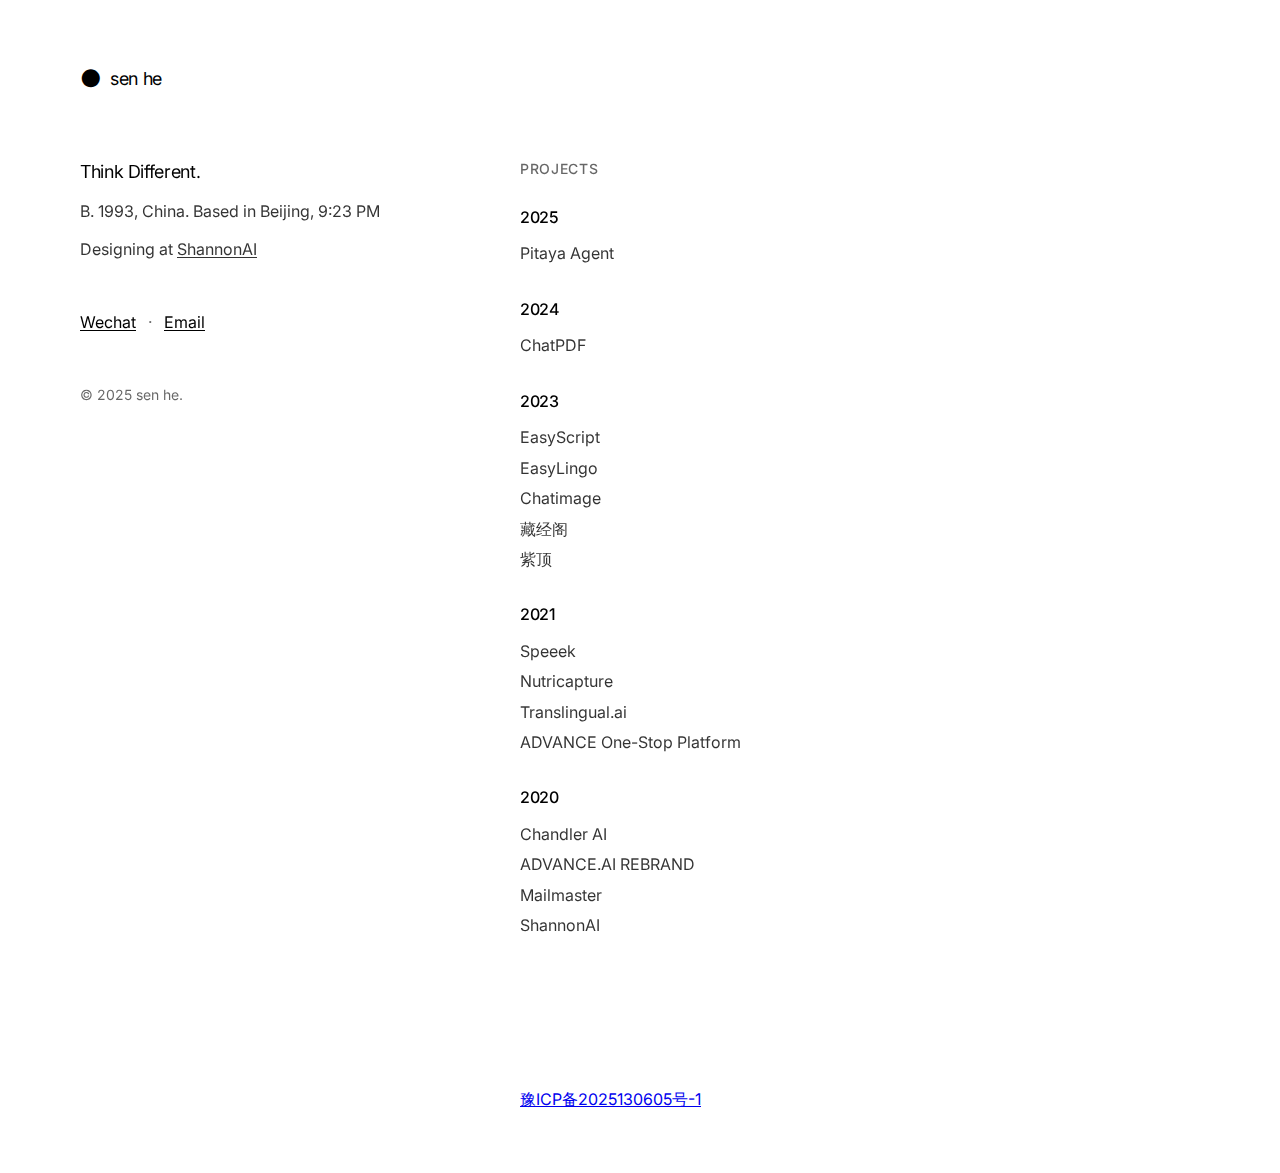
<file: index.html>
<!DOCTYPE html>
<html lang="en">
<head>
    <meta charset="UTF-8">
    <meta name="viewport" content="width=device-width, initial-scale=1.0">
    <title>Sen He</title>
    <link rel="stylesheet" href="styles/main.css">
    <link rel="preconnect" href="https://fonts.googleapis.com">
    <link rel="preconnect" href="https://fonts.gstatic.com" crossorigin>
    <link href="https://fonts.googleapis.com/css2?family=Inter:wght@300;400;500;600&display=swap" rel="stylesheet">
</head>
<body>
    <div class="container">
        <header class="header">
            <div class="logo">
                <span class="bullet">●</span>
                <span class="name">sen he</span>
            </div>
        </header>

        <main class="main">
            <!-- Left Column -->
            <div class="left-column">
                <div class="intro">
                    <h1 class="tagline">Think Different.</h1>
                    <p class="bio">B. 1993, China. Based in Beijing, <span id="beijing-time">6:55 AM</span></p>
                    <p class="current">Designing at <a href="#" class="company-link">ShannonAI</a></p>
                </div>

                <nav class="social-links">
                    <a href="#" class="link wechat-link" data-tooltip="Wechat: HSXSEN">Wechat</a>
                    <span class="separator">·</span>
                    <a href="#" class="link email-link" data-tooltip="email: 1044159530@qq.com">Email</a>
                </nav>

                <div class="copyright">
                    <p>© 2025 sen he.</p>
                </div>
            </div>

            <!-- Right Column -->
            <div class="right-column">
                <section class="projects-section">
                    <h2 class="section-title">Projects</h2>
                    <div class="projects">
                        <div class="project-group">
                            <div class="year">2025</div>
                            <div class="project-item">Pitaya Agent</div>
                        </div>

                        <div class="project-group">
                            <div class="year">2024</div>
                            <div class="project-item">ChatPDF</div>
                        </div>

                        <div class="project-group">
                            <div class="year">2023</div>
                            <div class="project-item">EasyScript</div>
                            <div class="project-item">EasyLingo</div>
                            <div class="project-item">Chatimage</div>
                            <div class="project-item">藏经阁</div>
                            <div class="project-item">紫顶</div>
                        </div>

                        <div class="project-group">
                            <div class="year">2021</div>
                            <div class="project-item">Speeek</div>
                            <div class="project-item">Nutricapture</div>
                            <div class="project-item">Translingual.ai</div>
                            <div class="project-item">ADVANCE One-Stop Platform</div>
                        </div>

                        <div class="project-group">
                            <div class="year">2020</div>
                            <div class="project-item">Chandler AI</div>
                            <div class="project-item">ADVANCE.AI REBRAND</div>
                            <div class="project-item">Mailmaster</div>
                            <div class="project-item">ShannonAI</div>
                        </div>

                        <div class="project-group special-project">
                            <div class="project-item standalone">2023 imToken Rebrand</div>
                        </div>
                    </div>
                </section>

                <div class="icp-info">
                    <p><a href="https://beian.miit.gov.cn/" target="_blank" class="icp-link">豫ICP备2025130605号-1</a></p>
                </div>
            </div>
        </main>
    </div>

    <script src="scripts/main.js"></script>
</body>
</html>
</file>
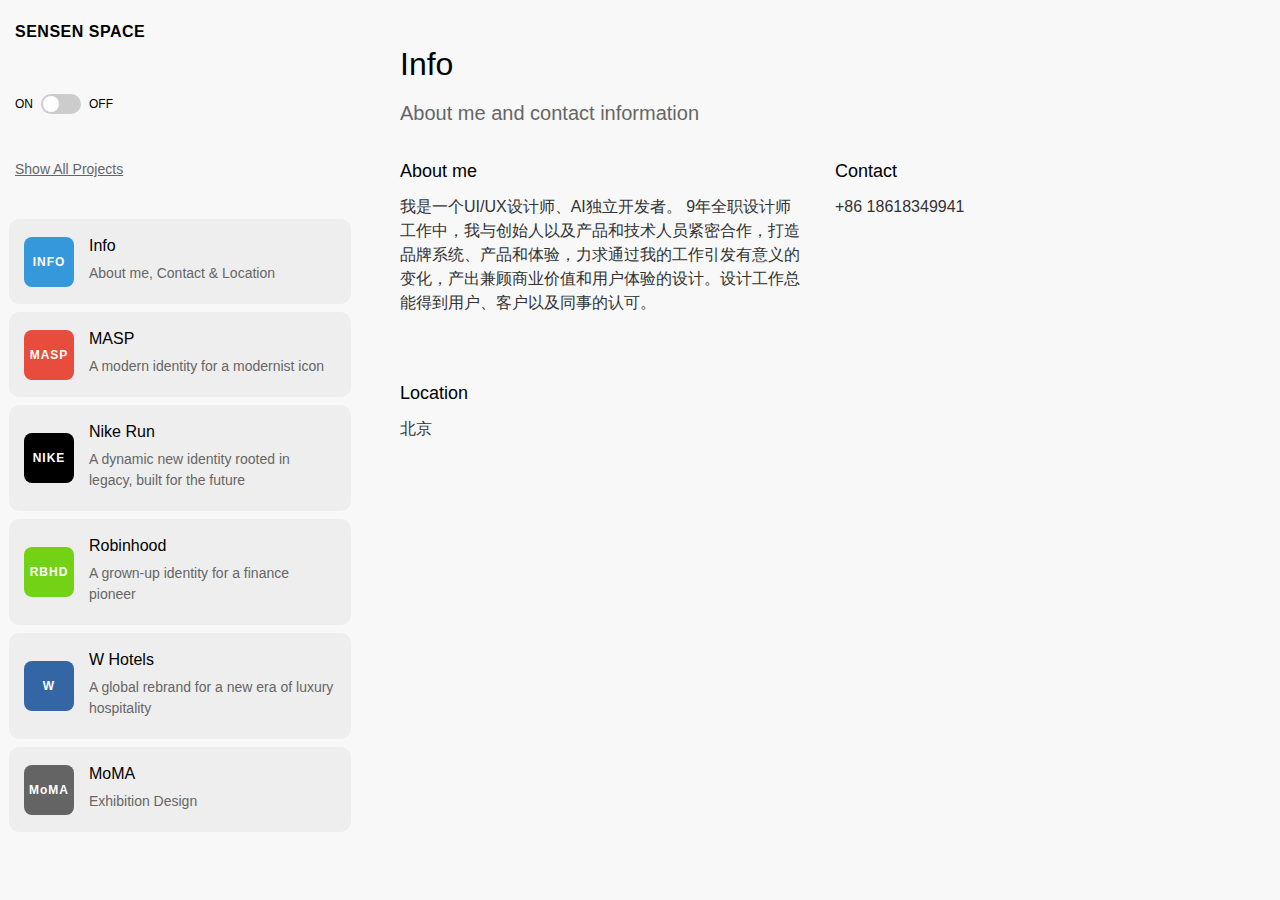
<file: 复刻网站测试/index.html>
<!DOCTYPE html>
<html lang="en">
<head>
    <meta charset="UTF-8">
    <meta name="viewport" content="width=device-width, initial-scale=1.0">
    <title>Porto Rocha - Project Archive</title>
    <link rel="stylesheet" href="css/style.css">
    <link rel="stylesheet" href="https://cdnjs.cloudflare.com/ajax/libs/font-awesome/5.15.4/css/all.min.css">
</head>
<body>
    <div class="container">
        <!-- 侧边栏 -->
        <div class="sidebar">
            <!-- Logo -->
            <div class="logo">Sensen space</div>
            
            <!-- 顶部状态栏 -->
            <div class="status-bar">
                <div class="toggle-container">
                    <span>ON</span>
                    <label class="toggle-switch">
                        <input type="checkbox" id="theme-toggle">
                        <span class="slider round"></span>
                    </label>
                    <span>OFF</span>
                </div>
            </div>
            
            <!-- 显示所有项目按钮 -->
            <div class="show-all-projects">
                <a href="#" class="show-all-btn">Show All Projects</a>
            </div>
            
            <!-- 导航区域 -->
            <div class="sidebar-content">
                <!-- Info入口按钮 -->
                <div class="info-button" id="info-button">
                    <div class="project-item" data-type="info">
                        <div class="project-thumbnail" style="background-color: #3498DB;">INFO</div>
                        <div class="project-content">
                            <h3>Info</h3>
                            <div class="project-details">
                                <p>About me, Contact & Location</p>
                            </div>
                        </div>
                    </div>
                </div>
                
                <!-- 项目导航 -->
                <div class="nav-section" id="projects-section">
                    <div class="section-content active">
                        <div class="project-item" data-id="project1">
                            <div class="project-thumbnail" style="background-color: #E74C3C;">MASP</div>
                            <div class="project-content">
                                <h3>MASP</h3>
                                <div class="project-details">
                                    <p>A modern identity for a modernist icon</p>
                                </div>
                            </div>
                        </div>
                        <div class="project-item" data-id="project2">
                            <div class="project-thumbnail" style="background-color: #000;">NIKE</div>
                            <div class="project-content">
                                <h3>Nike Run</h3>
                                <div class="project-details">
                                    <p>A dynamic new identity rooted in legacy, built for the future</p>
                                </div>
                            </div>
                        </div>
                        <div class="project-item" data-id="project3">
                            <div class="project-thumbnail" style="background-color: #73D216;">RBHD</div>
                            <div class="project-content">
                                <h3>Robinhood</h3>
                                <div class="project-details">
                                    <p>A grown-up identity for a finance pioneer</p>
                                </div>
                            </div>
                        </div>
                        <div class="project-item" data-id="project4">
                            <div class="project-thumbnail" style="background-color: #3465A4;">W</div>
                            <div class="project-content">
                                <h3>W Hotels</h3>
                                <div class="project-details">
                                    <p>A global rebrand for a new era of luxury hospitality</p>
                                </div>
                            </div>
                        </div>
                        <div class="project-item" data-id="project5">
                            <div class="project-thumbnail" style="background-color: #646464;">MoMA</div>
                            <div class="project-content">
                                <h3>MoMA</h3>
                                <div class="project-details">
                                    <p>Exhibition Design</p>
                                </div>
                            </div>
                        </div>
                    </div>
                </div>
            </div>
        </div>
        
        <!-- 主内容区域 -->
        <div class="main-content" id="project-detail">
            <!-- 项目详情内容将通过JavaScript动态加载 -->
        </div>
    </div>
    
    <script src="js/script.js"></script>
</body>
</html>
</file>
<file: 复刻网站测试/css/style.css>
/* 基础样式 */
* {
    margin: 0;
    padding: 0;
    box-sizing: border-box;
}

body {
    font-family: -apple-system, BlinkMacSystemFont, 'Segoe UI', Roboto, Helvetica, Arial, sans-serif;
    font-size: 16px;
    line-height: 1.5;
    color: #000;
    background-color: #F8F8F8;
    overflow: hidden;
}

body.dark-mode {
    color: #fff;
    background-color: #121212;
}

.container {
    display: flex;
    height: 100vh;
    overflow: hidden;
}

/* 侧边栏样式 */
.sidebar {
    width: 360px;
    height: 100vh;
    display: flex;
    flex-direction: column;
    overflow-y: auto;
    background-color: #F8F8F8;
    /* 隐藏滚动条 */
    scrollbar-width: none; /* Firefox */
    -ms-overflow-style: none; /* IE and Edge */
}

.sidebar::-webkit-scrollbar {
    display: none; /* Chrome, Safari, Opera */
}

.dark-mode .sidebar {
    background-color: #121212;
}

/* Porto Rocha标志 */
.logo {
    padding: 20px 15px;
    font-size: 16px;
    font-weight: 600;
    letter-spacing: 0.5px;
    text-transform: uppercase;
}

/* 状态栏样式 */
.status-bar {
    display: flex;
    flex-direction: column;
    padding: 15px;
    font-size: 14px;
}

.date-time {
    display: flex;
    flex-direction: column;
    gap: 3px;
}

.day {
    font-weight: 400;
}

.location-time {
    display: flex;
    gap: 4px;
    font-size: 14px;
}

.date, .time, .location {
    color: #666;
    font-size: 14px;
}

.dark-mode .date, .dark-mode .time, .dark-mode .location {
    color: #aaa;
}

/* 开关按钮样式 */
.toggle-container {
    display: flex;
    align-items: center;
    gap: 8px;
    font-size: 12px;
    margin-top: 15px;
}

.toggle-switch {
    position: relative;
    display: inline-block;
    width: 40px;
    height: 20px;
}

.toggle-switch input {
    opacity: 0;
    width: 0;
    height: 0;
}

.slider {
    position: absolute;
    cursor: pointer;
    top: 0;
    left: 0;
    right: 0;
    bottom: 0;
    background-color: #ccc;
    transition: .4s;
}

.slider:before {
    position: absolute;
    content: "";
    height: 16px;
    width: 16px;
    left: 2px;
    bottom: 2px;
    background-color: white;
    transition: .4s;
}

input:checked + .slider {
    background-color: #000;
}

.dark-mode input:checked + .slider {
    background-color: #fff;
}

input:checked + .slider:before {
    transform: translateX(20px);
}

.slider.round {
    border-radius: 20px;
}

.slider.round:before {
    border-radius: 50%;
}

/* 侧边栏内容区域 */
.sidebar-content {
    flex: 1;
    padding: 9px;
    overflow-y: visible;
}

/* 导航区块样式 */
.nav-section {
    margin-bottom: 0;
}

.dark-mode .nav-section {
}

.section-header {
    display: flex;
    justify-content: space-between;
    align-items: center;
    padding: 10px 15px;
    background-color: #f8f8f8;
}

.dark-mode .section-header {
    background-color: #1a1a1a;
}

.section-header h2 {
    font-size: 14px;
    font-weight: 400;
    color: #666;
}

.dark-mode .section-header h2 {
    color: #aaa;
}

.show-more-btn, .show-all-btn {
    background: none;
    border: none;
    font-size: 12px;
    color: #666;
    cursor: pointer;
    text-decoration: underline;
}

.dark-mode .show-more-btn, 
.dark-mode .show-all-btn {
    color: #aaa;
}

.section-content {
    padding: 0;
    display: none; /* 默认隐藏，通过JS控制显示 */
}

.section-content.active {
    display: block;
}

/* 项目项样式 */
.project-item, .update-item, .info-item {
    padding: 15px;
    cursor: pointer;
    transition: background-color 0.2s;
    background-color: #EEEEEE;
    border-radius: 10px;
    margin-bottom: 8px;
    display: flex;
    align-items: center;
}

.dark-mode .project-item, 
.dark-mode .update-item, 
.dark-mode .info-item {
    background-color: #2a2a2a;
}

.project-item:hover, 
.update-item:hover,
.info-item:hover {
    background-color: #E0E0E0;
}

.dark-mode .project-item:hover, 
.dark-mode .update-item:hover,
.dark-mode .info-item:hover {
    background-color: #333333;
}

.project-item h3, 
.update-item h3, 
.info-item h3 {
    font-size: 16px;
    font-weight: 400;
    margin-bottom: 5px;
}

.project-details, 
.update-item p {
    font-size: 14px;
    color: #666;
    margin-bottom: 5px;
}

.dark-mode .project-details, 
.dark-mode .update-item p {
    color: #aaa;
}

.project-year, 
.update-date {
    font-size: 12px;
    color: #999;
    display: block;
}

.dark-mode .project-year, 
.dark-mode .update-date {
    color: #777;
}

.project-thumbnail {
    width: 50px;
    height: 50px;
    display: flex;
    align-items: center;
    justify-content: center;
    margin-right: 15px;
    font-size: 12px;
    font-weight: bold;
    letter-spacing: 1px;
    color: white;
    border-radius: 8px;
}

.project-content {
    flex: 1;
}

.info-item {
    padding: 15px;
}

.info-item h3 {
    font-size: 16px;
    font-weight: 400;
    margin-bottom: 5px;
}

.info-item p {
    font-size: 14px;
    color: #666;
    margin-bottom: 5px;
}

.dark-mode .info-item p {
    color: #aaa;
}

.about-text {
    max-width: 550px;
    line-height: 1.6;
}

.social-links {
    display: flex;
    flex-wrap: wrap;
    gap: 10px;
}

.social-links a {
    color: #666;
    text-decoration: underline;
}

.dark-mode .social-links a {
    color: #aaa;
}

.social-links a:hover {
    color: #000;
}

.main-content {
    flex: 1;
    height: 100vh;
    overflow-y: auto;
    padding: 40px;
    background-color: #F8F8F8;
}

.dark-mode .main-content {
    background-color: #1a1a1a;
}

.project-header {
    margin-bottom: 30px;
}

.project-title {
    font-size: 32px;
    font-weight: 500;
    margin-bottom: 10px;
}

.project-subtitle {
    font-size: 20px;
    font-weight: 400;
    color: #666;
    margin-bottom: 20px;
}

.dark-mode .project-subtitle {
    color: #aaa;
}

.project-meta {
    display: flex;
    flex-wrap: wrap;
    gap: 30px;
    margin-bottom: 30px;
}

.meta-item {
    min-width: 140px;
}

.meta-label {
    font-size: 12px;
    text-transform: uppercase;
    letter-spacing: 1px;
    font-weight: 400;
    color: #999;
    margin-bottom: 5px;
}

.dark-mode .meta-label {
    color: #777;
}

.meta-value {
    font-size: 14px;
}

.project-description {
    margin-bottom: 40px;
}

.project-description p {
    font-size: 16px;
    line-height: 1.6;
    margin-bottom: 16px;
    max-width: 700px;
}

.project-image-container {
    margin-bottom: 30px;
}

.project-image {
    width: 100%;
    height: auto;
    margin-bottom: 10px;
}

.image-caption {
    font-size: 14px;
    color: #666;
    max-width: 700px;
    line-height: 1.4;
}

.dark-mode .image-caption {
    color: #aaa;
}

/* 显示所有项目按钮区域 */
.show-all-projects {
    padding: 15px;
}

.dark-mode .show-all-projects {
}

.show-all-btn {
    display: block;
    font-size: 14px;
    width: 100%;
    text-align: left;
    padding: 15px 0px;
    border-radius: 10px;
    transition: background-color 0.2s;
}

.dark-mode .show-all-btn {
}

.show-all-btn:hover {
    color: #000;
}

.dark-mode .show-all-btn:hover {
    color: #fff;
}

@media (max-width: 900px) {
    .container {
        flex-direction: column;
    }
    
    .sidebar {
        width: 100%;
        height: 60vh;
        overflow-y: auto;
        transition: height 0.3s;
    }
    
    .dark-mode .sidebar {
        border-right: none;
    }
    
    .main-content {
        width: 100%;
        height: 40vh;
    }
}

.project-item.active {
    background-color: #EEEEEE;
}

.dark-mode .project-item.active {
    background-color: #2a2a2a;
}

/* 错误信息样式 */
.error-message {
    padding: 30px;
    text-align: center;
    font-size: 18px;
    color: #666;
    height: 100%;
    display: flex;
    justify-content: center;
    align-items: center;
}

.dark-mode .error-message {
    color: #aaa;
}

/* 加载状态 */
.loading {
    width: 40px;
    height: 40px;
    margin: 100px auto;
}

.loading::after {
    content: " ";
    display: block;
    width: 30px;
    height: 30px;
    border-radius: 50%;
    border: 3px solid #666;
    border-color: #666 transparent #666 transparent;
    animation: spin 1.2s linear infinite;
}

.dark-mode .loading::after {
    border-color: #aaa transparent #aaa transparent;
}

@keyframes spin {
    0% { transform: rotate(0deg); }
    100% { transform: rotate(360deg); }
}

.all-projects-grid {
    display: grid;
    grid-template-columns: repeat(auto-fill, minmax(280px, 1fr));
    gap: 30px;
    margin-bottom: 50px;
}

.project-card {
    background-color: #EEEEEE;
    border-radius: 10px;
    overflow: hidden;
    cursor: pointer;
    transition: transform 0.2s, box-shadow 0.2s;
    box-shadow: 0 1px 3px rgba(0,0,0,0.1);
}

.dark-mode .project-card {
    background-color: #2a2a2a;
    box-shadow: 0 1px 3px rgba(255,255,255,0.1);
}

.project-card:hover {
    transform: translateY(-5px);
    box-shadow: 0 5px 15px rgba(0,0,0,0.1);
}

.dark-mode .project-card:hover {
    box-shadow: 0 5px 15px rgba(0,0,0,0.3);
}

.project-card-thumbnail {
    height: 180px;
    display: flex;
    align-items: center;
    justify-content: center;
    font-size: 24px;
    font-weight: bold;
    letter-spacing: 2px;
    color: white;
}

.project-card-info {
    padding: 20px;
}

.project-card-info h3 {
    font-size: 18px;
    font-weight: 400;
    margin-bottom: 10px;
}

.project-card-info p {
    font-size: 14px;
    color: #666;
    margin-bottom: 10px;
    line-height: 1.4;
}

.dark-mode .project-card-info p {
    color: #aaa;
}

.project-card-year {
    font-size: 12px;
    color: #999;
    display: block;
}

.dark-mode .project-card-year {
    color: #777;
}

@media (max-width: 900px) {
    .all-projects-grid {
        grid-template-columns: repeat(auto-fill, minmax(220px, 1fr));
        gap: 20px;
    }
    
    .project-card-thumbnail {
        height: 140px;
    }
}

@media (max-width: 600px) {
    .all-projects-grid {
        grid-template-columns: 1fr;
    }
}

/* Info按钮样式 */
.info-button {
}

.dark-mode .info-button {
}

/* Info内容样式 */
.info-content {
    display: grid;
    grid-template-columns: 1fr 1fr;
    gap: 30px;
    margin-bottom: 40px;
}

.info-section {
    margin-bottom: 30px;
}

.info-section h3 {
    font-size: 18px;
    font-weight: 400;
    margin-bottom: 10px;
}

.info-section p {
    font-size: 16px;
    line-height: 1.5;
    margin-bottom: 5px;
    color: #333;
}

.dark-mode .info-section p {
    color: #ddd;
}

@media (max-width: 768px) {
    .info-content {
        grid-template-columns: 1fr;
    }
}
</file>
<file: styles/main.css>
/* Reset and base styles */
* {
    margin: 0;
    padding: 0;
    box-sizing: border-box;
}

body {
    font-family: 'Inter', -apple-system, BlinkMacSystemFont, 'Segoe UI', Roboto, sans-serif;
    font-size: 16px;
    line-height: 1.6;
    color: #000;
    background-color: #fff;
    font-weight: 400;
    -webkit-font-smoothing: antialiased;
    -moz-osx-font-smoothing: grayscale;
}

/* Container */
.container {
    max-width: 1200px;
    margin: 0 auto;
    padding: 60px 40px;
    min-height: 100vh;
}

/* Header */
.header {
    margin-bottom: 60px;
}

.logo {
    display: flex;
    align-items: center;
    gap: 8px;
}

.bullet {
    font-size: 24px;
    font-weight: 400;
    color: #000;
}

.name {
    font-size: 18px;
    font-weight: 400;
    color: #000;
    letter-spacing: -0.02em;
}

/* Main content */
.main {
    display: flex;
    flex-direction: row;
    gap: 120px;
    align-items: flex-start;
}

/* Left Column */
.left-column {
    flex: 0 0 320px;
    display: flex;
    flex-direction: column;
    gap: 48px;
    position: sticky;
    top: 60px;
}

/* Right Column */
.right-column {
    flex: 1;
    display: flex;
    flex-direction: column;
    gap: 80px;
}

/* Intro section */
.intro {
    display: flex;
    flex-direction: column;
    gap: 12px;
}

.tagline {
    font-size: 18px;
    font-weight: 400;
    color: #000;
    margin: 0;
    letter-spacing: -0.02em;
}

.bio {
    font-size: 16px;
    font-weight: 400;
    color: #000;
    opacity: 0.8;
}

.current {
    font-size: 16px;
    font-weight: 400;
    color: #000;
    opacity: 0.8;
}

/* Social links */
.social-links {
    display: flex;
    align-items: center;
    gap: 12px;
    flex-wrap: wrap;
}

.link {
    color: #000;
    text-decoration: underline;
    text-decoration-thickness: 1px;
    text-underline-offset: 2px;
    font-size: 16px;
    font-weight: 400;
    transition: opacity 0.2s ease;
    position: relative;
}

.link:hover {
    opacity: 0.7;
}

.company-link {
    color: #000;
    text-decoration: underline;
    text-decoration-thickness: 1px;
    text-underline-offset: 2px;
    transition: opacity 0.2s ease;
}

.company-link:hover {
    opacity: 0.7;
}

/* Wechat tooltip */
.wechat-link {
    position: relative;
}

.wechat-link::after {
    content: attr(data-tooltip);
    position: absolute;
    bottom: 100%;
    left: 50%;
    transform: translateX(-50%);
    background-color: #000;
    color: #fff;
    padding: 8px 12px;
    border-radius: 4px;
    font-size: 14px;
    white-space: nowrap;
    opacity: 0;
    visibility: hidden;
    transition: opacity 0.3s ease, visibility 0.3s ease;
    margin-bottom: 8px;
    pointer-events: none;
    z-index: 1000;
}

.wechat-link::before {
    content: '';
    position: absolute;
    bottom: 100%;
    left: 50%;
    transform: translateX(-50%);
    border: 6px solid transparent;
    border-top-color: #000;
    opacity: 0;
    visibility: hidden;
    transition: opacity 0.3s ease, visibility 0.3s ease;
    margin-bottom: 2px;
    pointer-events: none;
    z-index: 1000;
}

.wechat-link:hover::after,
.wechat-link:hover::before {
    opacity: 1;
    visibility: visible;
}

/* Email tooltip */
.email-link {
    position: relative;
}

.email-link::after {
    content: attr(data-tooltip);
    position: absolute;
    bottom: 100%;
    left: 50%;
    transform: translateX(-50%);
    background-color: #000;
    color: #fff;
    padding: 8px 12px;
    border-radius: 4px;
    font-size: 14px;
    white-space: nowrap;
    opacity: 0;
    visibility: hidden;
    transition: opacity 0.3s ease, visibility 0.3s ease;
    margin-bottom: 8px;
    pointer-events: none;
    z-index: 1000;
}

.email-link::before {
    content: '';
    position: absolute;
    bottom: 100%;
    left: 50%;
    transform: translateX(-50%);
    border: 6px solid transparent;
    border-top-color: #000;
    opacity: 0;
    visibility: hidden;
    transition: opacity 0.3s ease, visibility 0.3s ease;
    margin-bottom: 2px;
    pointer-events: none;
    z-index: 1000;
}

.email-link:hover::after,
.email-link:hover::before {
    opacity: 1;
    visibility: visible;
}

.separator {
    color: #000;
    opacity: 0.6;
    font-size: 16px;
}

/* Copyright */
.copyright {
    margin-top: auto;
}

.copyright p {
    font-size: 14px;
    font-weight: 400;
    color: #000;
    opacity: 0.6;
}

/* Section Titles */
.section-title {
    font-size: 14px;
    font-weight: 500;
    color: #000;
    opacity: 0.6;
    letter-spacing: 0.05em;
    margin-bottom: 24px;
    text-transform: uppercase;
}

/* Projects sections */
.projects-section,
.side-projects-section {
    display: flex;
    flex-direction: column;
}

.projects,
.side-projects {
    display: flex;
    flex-direction: column;
    gap: 32px;
}

.project-group {
    display: flex;
    flex-direction: column;
    gap: 8px;
}

.year {
    font-size: 16px;
    font-weight: 500;
    color: #000;
    margin-bottom: 4px;
    letter-spacing: -0.02em;
}

.project-item {
    font-size: 16px;
    font-weight: 400;
    color: #000;
    opacity: 0.8;
    padding-left: 0;
    position: relative;
    line-height: 1.4;
    cursor: default;
}

/* Special project styling */
.special-project .project-item.standalone {
    padding-left: 0;
    font-weight: 400;
    margin-top: 16px;
}

/* Responsive design */
@media (max-width: 1024px) {
    .main {
        gap: 80px;
    }
    
    .left-column {
        flex: 0 0 280px;
    }
}

@media (max-width: 768px) {
    .container {
        padding: 40px 24px;
    }
    
    .main {
        flex-direction: column;
        gap: 60px;
    }
    
    .left-column {
        flex: none;
        position: static;
    }
    
    .right-column {
        gap: 60px;
    }
    
    .projects,
    .side-projects {
        gap: 24px;
    }
    
    .social-links {
        gap: 8px;
    }
}

@media (max-width: 480px) {
    .container {
        padding: 32px 20px;
    }
    
    .header {
        margin-bottom: 40px;
    }
    
    .main {
        gap: 32px;
    }
    
    .tagline,
    .name {
        font-size: 16px;
    }
    
    .bio,
    .current,
    .link,
    .year,
    .project-item {
        font-size: 15px;
    }
}

/* Smooth scrolling */
html {
    scroll-behavior: smooth;
}

/* Selection styles */
::selection {
    background-color: #000;
    color: #fff;
}

::-moz-selection {
    background-color: #000;
    color: #fff;
}
</file>
